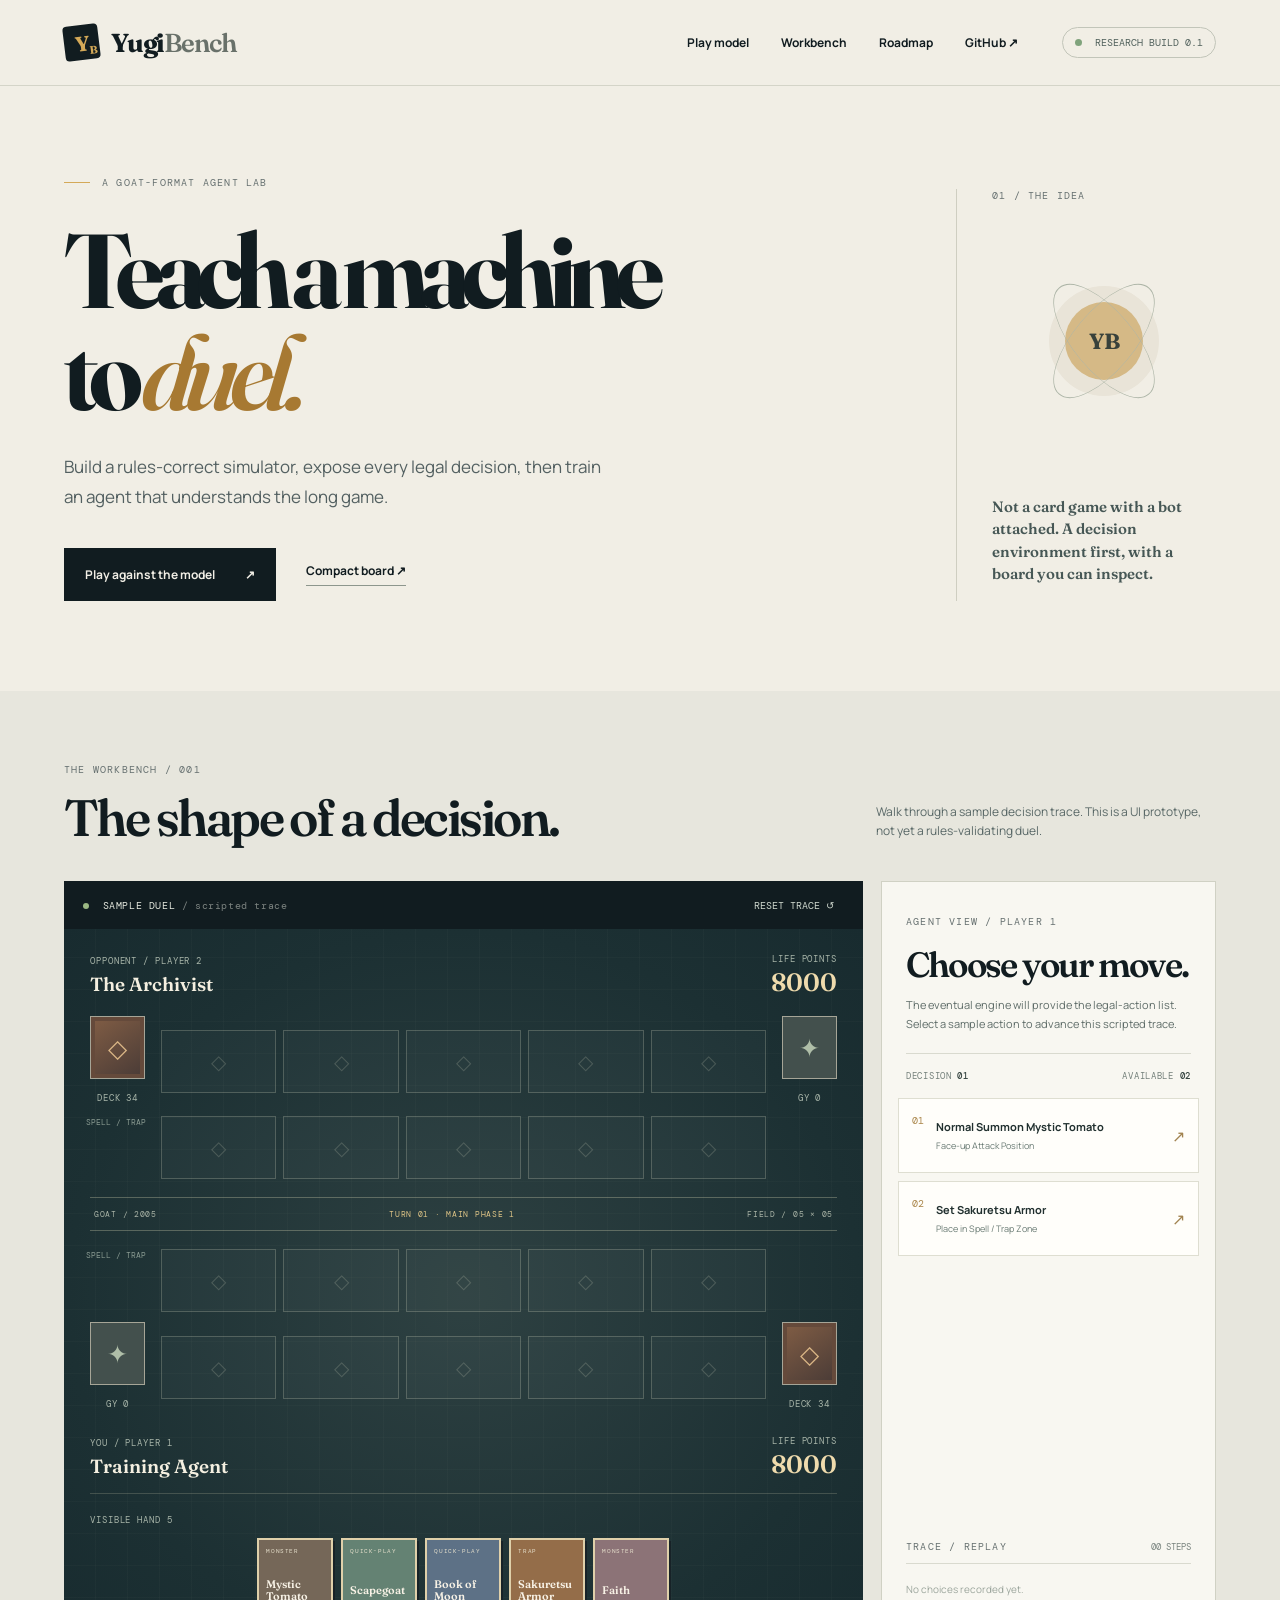
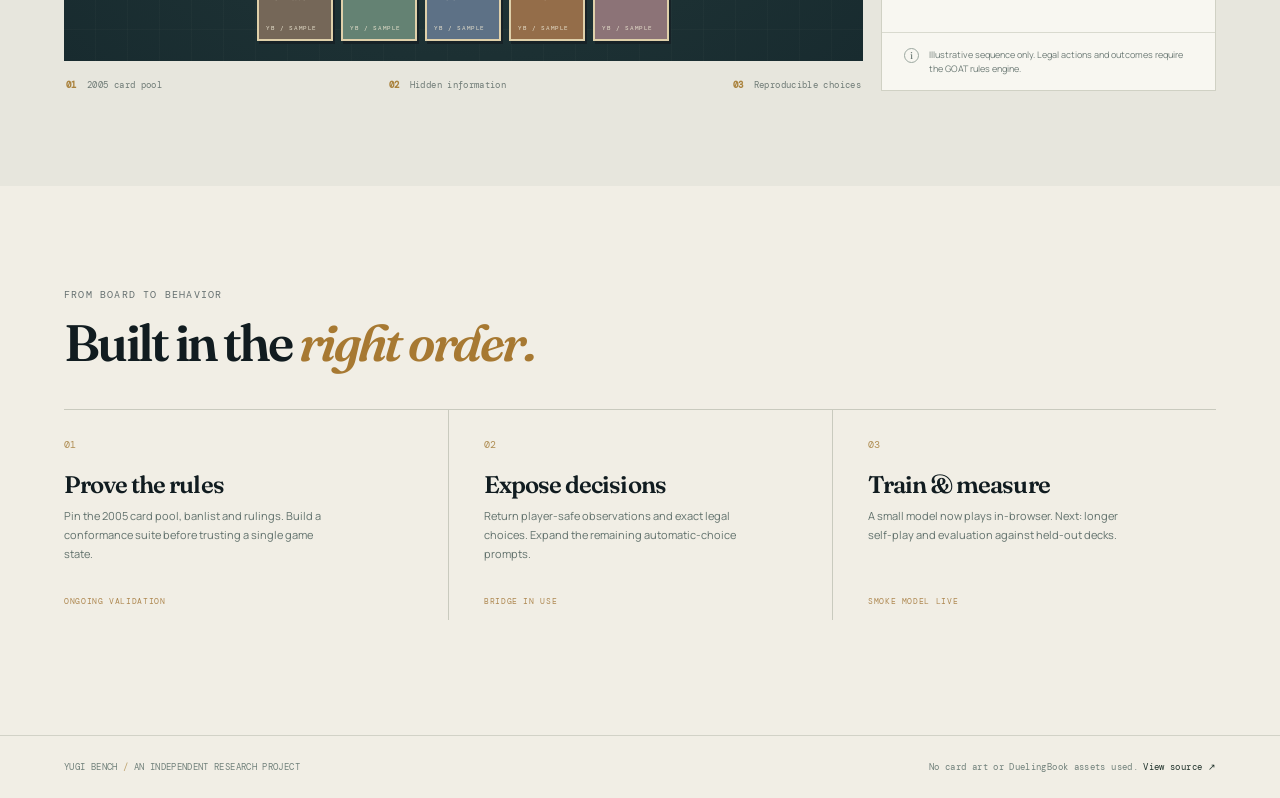
<file: web/index.html>
<!doctype html>
<html lang="en">
<head>
  <meta charset="utf-8">
  <meta name="viewport" content="width=device-width,initial-scale=1">
  <meta name="theme-color" content="#111c20">
  <meta name="description" content="Yugi Bench: a training-first workbench for GOAT-format agents.">
  <meta name="apple-mobile-web-app-capable" content="yes">
  <meta name="apple-mobile-web-app-status-bar-style" content="black-translucent">
  <link rel="manifest" href="./manifest.webmanifest">
  <link rel="icon" href="./icon.svg" type="image/svg+xml">
  <link rel="apple-touch-icon" href="./icon-192.png">
  <link rel="preconnect" href="https://fonts.googleapis.com">
  <link rel="preconnect" href="https://fonts.gstatic.com" crossorigin>
  <link href="https://fonts.googleapis.com/css2?family=DM+Mono:wght@400;500&family=Fraunces:opsz,wght,SOFT,WONK@9..144,600,0,1;9..144,700,0,1&family=Manrope:wght@400;500;600;700&display=swap" rel="stylesheet">
  <link rel="stylesheet" href="./styles.css">
  <title>Yugi Bench | GOAT agent workbench</title>
</head>
<body>
  <div class="app-shell">
    <header class="topbar">
      <a class="brand" href="#top" aria-label="Yugi Bench home"><span class="brand-mark" aria-hidden="true">Y<span class="mark-small">B</span></span><span>Yugi<span class="brand-light">Bench</span></span></a>
      <nav aria-label="Primary navigation"><a href="./play.html">Play model</a><a href="#workbench">Workbench</a><a href="#roadmap">Roadmap</a><a href="https://github.com/giuliovv/yugi-bench" target="_blank" rel="noopener noreferrer">GitHub <span aria-hidden="true">↗</span></a></nav>
      <span class="status"><span class="status-dot"></span> Research build 0.1</span>
    </header>

    <main id="top">
      <section class="intro" aria-labelledby="title">
        <div class="eyebrow"><span class="eyebrow-line"></span> A GOAT-FORMAT AGENT LAB</div>
        <div class="intro-grid">
          <div><h1 id="title">Teach a machine<br>to <em>duel.</em></h1><p>Build a rules-correct simulator, expose every legal decision, then train an agent that understands the long game.</p><div class="intro-actions"><a class="button primary" href="./play.html">Play against the model <span aria-hidden="true">↗</span></a><a class="text-link" href="./bot.html">Compact board <span aria-hidden="true">↗</span></a></div></div>
          <div class="intro-aside"><span class="aside-index">01 / THE IDEA</span><div class="orbital" aria-hidden="true"><span class="orbit orbit-one"></span><span class="orbit orbit-two"></span><span class="orbital-core">YB</span></div><p>Not a card game with a bot attached. A decision environment first, with a board you can inspect.</p></div>
        </div>
      </section>

      <section class="workbench" id="workbench" aria-labelledby="workbench-title">
        <div class="section-heading"><div><span class="kicker">THE WORKBENCH / 001</span><h2 id="workbench-title">The shape of a decision.</h2></div><p>Walk through a sample decision trace. This is a UI prototype, not yet a rules-validating duel.</p></div>
        <div class="bench-grid">
          <div class="board-wrap">
            <div class="board-toolbar"><span><span class="live-dot"></span> SAMPLE DUEL <span class="toolbar-muted">/ scripted trace</span></span><button id="reset-demo" type="button">Reset trace ↺</button></div>
            <div class="duel-board" aria-label="Sample GOAT-format duel board">
              <div class="player-strip opponent"><div><span class="player-label">OPPONENT / PLAYER 2</span><div class="player-name">The Archivist</div></div><div class="life"><small>LIFE POINTS</small><strong id="opponent-lp">8000</strong></div></div>
              <div class="field-zone opponent-field"><div class="side-stack"><div class="stack-card card-back">◇</div><small>DECK <span id="opponent-deck">34</span></small></div><div class="slots" id="opponent-monsters" aria-label="Opponent monster zones"></div><div class="side-stack"><div class="stack-card grave">✦</div><small>GY <span id="opponent-grave">0</span></small></div></div>
              <div class="field-zone opponent-spells"><div class="slot-label">SPELL / TRAP</div><div class="slots" id="opponent-spell-zones" aria-label="Opponent spell and trap zones"></div></div>
              <div class="center-line"><span>GOAT / 2005</span><span id="phase-label">TURN 01 · MAIN PHASE 1</span><span>FIELD / 05 × 05</span></div>
              <div class="field-zone own-spells"><div class="slot-label">SPELL / TRAP</div><div class="slots" id="own-spell-zones" aria-label="Your spell and trap zones"></div></div>
              <div class="field-zone own-field"><div class="side-stack"><div class="stack-card grave">✦</div><small>GY <span id="own-grave">0</span></small></div><div class="slots" id="own-monsters" aria-label="Your monster zones"></div><div class="side-stack"><div class="stack-card card-back">◇</div><small>DECK <span id="own-deck">34</span></small></div></div>
              <div class="player-strip you"><div><span class="player-label">YOU / PLAYER 1</span><div class="player-name">Training Agent</div></div><div class="life"><small>LIFE POINTS</small><strong id="own-lp">8000</strong></div></div>
              <div class="hand-area"><span class="hand-title">VISIBLE HAND <span id="hand-count">5</span></span><div class="hand" id="hand" aria-label="Your sample hand"></div></div>
            </div>
            <div class="board-foot"><span><b>01</b> 2005 card pool</span><span><b>02</b> Hidden information</span><span><b>03</b> Reproducible choices</span></div>
          </div>
          <aside class="decision-panel" aria-labelledby="decision-title"><div class="panel-heading"><span class="kicker">AGENT VIEW / PLAYER 1</span><h3 id="decision-title">Choose your move.</h3><p id="decision-description">The eventual engine will provide the legal-action list. Select a sample action to advance this scripted trace.</p></div><div class="panel-divider"></div><div class="panel-meta"><span>DECISION <b id="decision-number">01</b></span><span>AVAILABLE <b id="action-count">02</b></span></div><div id="actions" class="action-list" aria-label="Sample actions"></div><div class="trace"><div class="trace-heading"><span class="kicker">TRACE / REPLAY</span><span id="trace-count">00 STEPS</span></div><ol id="trace-list" aria-live="polite"><li class="trace-empty">No choices recorded yet.</li></ol></div><div class="panel-note"><span class="note-icon">i</span><span>Illustrative sequence only. Legal actions and outcomes require the GOAT rules engine.</span></div></aside>
        </div>
      </section>

      <section class="roadmap" id="roadmap" aria-labelledby="roadmap-title"><div class="roadmap-head"><span class="kicker">FROM BOARD TO BEHAVIOR</span><h2 id="roadmap-title">Built in the <em>right order.</em></h2></div><div class="milestones"><article><span>01</span><h3>Prove the rules</h3><p>Pin the 2005 card pool, banlist and rulings. Build a conformance suite before trusting a single game state.</p><small>ONGOING VALIDATION</small></article><article><span>02</span><h3>Expose decisions</h3><p>Return player-safe observations and exact legal choices. Expand the remaining automatic-choice prompts.</p><small>BRIDGE IN USE</small></article><article><span>03</span><h3>Train & measure</h3><p>A small model now plays in-browser. Next: longer self-play and evaluation against held-out decks.</p><small>SMOKE MODEL LIVE</small></article></div></section>
    </main>
    <footer><span>YUGI BENCH <span class="footer-separator">/</span> AN INDEPENDENT RESEARCH PROJECT</span><span>No card art or DuelingBook assets used. <a href="https://github.com/giuliovv/yugi-bench" target="_blank" rel="noopener noreferrer">View source ↗</a></span></footer>
  </div>
  <script src="./app.js" defer></script>
  <script src="./pwa.js" defer></script>
</body>
</html>
</file>
<file: web/styles.css>
:root{--ink:#111c20;--ink-2:#203037;--paper:#f1eee5;--card:#f8f6ef;--gold:#d4a958;--line:#c9c9bc;--sage:#a4b29a;--muted:#667476}*{box-sizing:border-box}html{scroll-behavior:smooth}body{margin:0;background:var(--paper);color:var(--ink);font-family:Manrope,sans-serif}button,a{font:inherit}button{cursor:pointer}a{color:inherit;text-decoration:none}a:focus-visible,button:focus-visible{outline:3px solid var(--gold);outline-offset:3px}.app-shell{max-width:1650px;margin:0 auto}.topbar{height:86px;display:flex;align-items:center;gap:44px;padding:0 clamp(24px,5vw,84px);border-bottom:1px solid #d4d4c8}.brand{font-family:Fraunces,serif;font-size:26px;font-weight:700;letter-spacing:-.045em;display:flex;align-items:center;gap:12px;white-space:nowrap}.brand-mark{display:grid;place-items:center;width:35px;height:35px;background:var(--ink);color:var(--gold);font-size:21px;position:relative;transform:rotate(-7deg);border-radius:4px}.mark-small{font-size:11px;position:absolute;right:4px;bottom:2px}.brand-light{font-weight:600;color:#69716a}.topbar nav{display:flex;gap:32px;align-items:center;margin-left:auto}.topbar nav a{font-size:12px;font-weight:700}.topbar nav a:hover,.text-link:hover,footer a:hover{color:#9b6a20}.status{border:1px solid #c2c5b9;border-radius:100px;padding:8px 12px;color:#51615c;font:10px 'DM Mono',monospace;text-transform:uppercase;white-space:nowrap}.status-dot,.live-dot{display:inline-block;width:7px;height:7px;border-radius:100%;background:#80a37c;margin-right:7px}.intro{padding:clamp(60px,7vw,110px) clamp(24px,5vw,84px) 90px;position:relative;overflow:hidden}.eyebrow,.kicker,.aside-index{font:10px 'DM Mono',monospace;letter-spacing:.12em;color:#677171}.eyebrow{display:flex;align-items:center;gap:12px}.eyebrow-line{width:26px;height:1px;background:var(--gold)}.intro-grid{display:grid;grid-template-columns:minmax(0,1.55fr) minmax(260px,.45fr);gap:60px;align-items:center}.intro h1{font:700 clamp(72px,8.2vw,140px)/.98 Fraunces,serif;letter-spacing:-.078em;margin:30px 0 28px}.intro h1 em,.roadmap h2 em{font-weight:600;color:#a77932}.intro-grid>div:first-child>p{font-size:17px;line-height:1.75;color:#536061;max-width:540px}.intro-actions{display:flex;align-items:center;gap:30px;margin-top:36px}.button{display:inline-flex;align-items:center;justify-content:space-between;gap:30px;padding:17px 20px;font-size:12px;font-weight:700;border:1px solid var(--ink);min-height:52px}.button.primary{background:var(--ink);color:var(--paper)}.button.primary:hover{background:var(--ink-2)}.text-link{font-size:12px;font-weight:700;border-bottom:1px solid #8d968d;padding-bottom:6px}.intro-aside{align-self:stretch;border-left:1px solid #cfcec1;padding-left:35px;display:flex;flex-direction:column;justify-content:space-between;min-height:340px}.intro-aside p{max-width:265px;font:600 15px/1.5 Fraunces,serif;color:#465755}.orbital{height:170px;position:relative;display:grid;place-items:center}.orbit{position:absolute;border:1px solid #adb5a7;border-radius:50%;width:140px;height:140px}.orbit-one{transform:rotate(40deg) scaleX(.43)}.orbit-two{transform:rotate(-40deg) scaleX(.43)}.orbital-core{height:78px;width:78px;border-radius:50%;display:grid;place-items:center;background:#d5b986;color:#38413b;font:700 22px Fraunces,serif;box-shadow:0 0 0 16px #e9e4d8}.workbench{background:#e7e6dd;padding:65px clamp(24px,5vw,84px) 95px}.section-heading{display:flex;justify-content:space-between;align-items:end;gap:40px;margin-bottom:35px}.section-heading h2,.roadmap h2{font:600 clamp(38px,4vw,64px)/1.1 Fraunces,serif;letter-spacing:-.05em;margin:12px 0 0}.section-heading p{max-width:340px;color:#596867;font-size:12px;line-height:1.6;margin:0 0 6px}.bench-grid{display:grid;grid-template-columns:minmax(0,1.55fr) minmax(310px,.65fr);gap:18px}.board-wrap{min-width:0}.board-toolbar{height:48px;background:var(--ink);color:#e6e9df;display:flex;align-items:center;justify-content:space-between;padding:0 19px;font:10px 'DM Mono',monospace;letter-spacing:.06em}.board-toolbar button{background:none;color:#cfd8ce;border:0;padding:10px;text-transform:uppercase;font:10px 'DM Mono',monospace}.board-toolbar button:hover{color:var(--gold)}.toolbar-muted{opacity:.5}.live-dot{height:6px;width:6px;background:#9bb883}.duel-board{background:radial-gradient(ellipse at center,#2e4142 0%,#1c3033 70%,#182b2f 100%);color:#f4efe0;padding:16px 26px 20px;min-height:570px;position:relative;overflow:hidden}.duel-board:before{content:"";position:absolute;inset:0;background:repeating-linear-gradient(0deg,transparent 0 31px,rgba(220,220,193,.025) 31px 32px),repeating-linear-gradient(90deg,transparent 0 31px,rgba(220,220,193,.025) 31px 32px);pointer-events:none}.player-strip,.field-zone,.center-line,.hand-area{position:relative}.player-strip{display:flex;justify-content:space-between;align-items:center}.player-label,.life small,.side-stack small,.hand-title,.hand-card span,.hand-card small{font:9px 'DM Mono',monospace;letter-spacing:.1em;color:#a8b5a9}.player-name{font:600 19px Fraunces,serif;margin-top:3px}.life{text-align:right}.life strong{display:block;font:600 25px Fraunces,serif;color:#efdbad}.field-zone{display:flex;align-items:center;gap:16px;margin:10px 0}.opponent-field{margin-top:19px}.side-stack{width:55px;flex:none;text-align:center}.stack-card{height:63px;border:1px solid #a6a597;display:grid;place-items:center;margin-bottom:5px;font-size:25px}.card-back{background:linear-gradient(145deg,#825e45,#483a36);color:#dab686;box-shadow:inset 0 0 0 4px #654a3b}.grave{background:#43504d;color:#afbea8}.slots{display:grid;grid-template-columns:repeat(5,minmax(0,1fr));gap:7px;flex:1}.empty-slot,.zone-card{height:63px;border:1px solid rgba(225,224,200,.23);display:grid;place-items:center;color:rgba(224,225,199,.2);background:rgba(255,255,255,.025)}.empty-slot span{font-size:20px}.zone-card{border-color:#c2b08e;box-shadow:inset 0 0 0 3px #2a3939;color:#f3e8d6;display:flex;align-items:center;justify-content:center;flex-direction:column;gap:4px}.zone-card span{font-size:18px}.zone-card b{font:8px 'DM Mono',monospace;letter-spacing:.03em}.zone-card.earth{background:#75685a}.zone-card.amber{background:#8e6e4b}.zone-card.blue{background:#65717b}.opponent-spells,.own-spells{margin-left:71px;margin-right:71px;position:relative}.slot-label{position:absolute;top:0;left:-75px;width:70px;font:8px 'DM Mono',monospace;color:#899a91;line-height:1.6}.center-line{display:flex;justify-content:space-between;align-items:center;border-top:1px solid rgba(226,221,185,.3);border-bottom:1px solid rgba(226,221,185,.3);font:8px 'DM Mono',monospace;letter-spacing:.09em;color:#a9b3a6;margin:18px 0;padding:11px 4px}.center-line span:nth-child(2){color:#dfc587}.you{margin-top:15px}.hand-area{border-top:1px solid rgba(226,221,185,.2);margin-top:14px;padding-top:12px}.hand{display:flex;justify-content:center;gap:8px;margin-top:10px}.hand-card{width:76px;height:103px;padding:7px;background:#a49b81;color:#f8f2e6;border:2px solid #dfd0aa;display:flex;flex-direction:column;justify-content:space-between;box-shadow:2px 3px 0 #172227}.hand-card span,.hand-card small{font-size:6px;color:#e8e2ce}.hand-card strong{font:600 11px/1.1 Fraunces,serif}.hand-card.earth{background:#756758}.hand-card.sage{background:#648273}.hand-card.blue{background:#5d7186}.hand-card.amber{background:#946d49}.hand-card.rose{background:#8c7377}.board-foot{display:flex;justify-content:space-between;padding:18px 2px 0;color:#6f7b76;font:9px 'DM Mono',monospace;letter-spacing:.04em;gap:12px}.board-foot b{color:#aa833e;margin-right:5px}.decision-panel{background:#f8f7f1;border:1px solid #d0d1c4;display:flex;flex-direction:column;min-height:620px}.panel-heading{padding:26px 24px 20px}.panel-heading h3{font:600 35px/1.08 Fraunces,serif;letter-spacing:-.05em;margin:16px 0 12px}.panel-heading p{color:#5e6c68;font-size:11px;line-height:1.7;margin:0}.panel-divider{height:1px;background:#d9dacf;margin:0 24px}.panel-meta{display:flex;justify-content:space-between;padding:16px 24px;font:9px 'DM Mono',monospace;letter-spacing:.08em;color:#74807b}.panel-meta b{color:#354440;font-weight:500}.action-list{padding:0 16px}.action-button{width:100%;min-height:75px;border:1px solid #deded1;background:#fffefa;text-align:left;display:flex;align-items:center;gap:12px;padding:10px 13px;margin-bottom:8px;color:#21302f}.action-button:hover{border-color:#a38248;background:#f7f1e4;transform:translateX(2px)}.action-index{align-self:flex-start;padding-top:5px;color:#aa864a;font:10px 'DM Mono',monospace}.action-button strong,.action-button small{display:block}.action-button strong{font-size:11px}.action-button small{font-size:9px;color:#697a73;margin-top:5px}.action-arrow{margin-left:auto;color:#a18350}.action-end{padding:20px;background:#e8eee4;font-size:11px;line-height:1.6}.trace{padding:18px 24px;margin-top:auto}.trace-heading{display:flex;justify-content:space-between;align-items:center;border-bottom:1px solid #d9dacf;padding-bottom:10px}.trace-heading>span:last-child{font:9px 'DM Mono',monospace;color:#78837e}.trace ol{list-style:none;padding:0;max-height:100px;overflow:auto}.trace li{font-size:10px;line-height:1.8;color:#455954}.trace li span{font:9px 'DM Mono',monospace;color:#ac8c4d;margin-right:12px}.trace-empty{color:#9ba59c!important}.panel-note{border-top:1px solid #d9dacf;padding:15px 22px;display:flex;gap:10px;color:#6d7b76;font-size:9px;line-height:1.5}.note-icon{width:15px;height:15px;border:1px solid #9ca8a0;border-radius:50%;display:grid;place-items:center;flex:none;font:10px Fraunces,serif}.roadmap{padding:95px clamp(24px,5vw,84px) 115px}.roadmap-head{margin-bottom:38px}.milestones{display:grid;grid-template-columns:repeat(3,1fr);gap:0;border-top:1px solid #c9cabe}.milestones article{padding:28px 35px 14px 0;min-height:210px;display:flex;flex-direction:column}.milestones article+article{border-left:1px solid #c9cabe;padding-left:35px}.milestones article>span{color:#af8d52;font:10px 'DM Mono',monospace}.milestones h3{font:600 24px Fraunces,serif;letter-spacing:-.04em;margin:19px 0 8px}.milestones p{font-size:11px;line-height:1.7;color:#61716c;margin:0;max-width:260px}.milestones small{font:8px 'DM Mono',monospace;letter-spacing:.08em;margin-top:auto;padding-top:20px;color:#ae8851}footer{border-top:1px solid #d2d2c7;padding:25px clamp(24px,5vw,84px);display:flex;justify-content:space-between;gap:20px;color:#71817b;font:9px 'DM Mono',monospace;letter-spacing:.04em}footer a{color:#21332c}.footer-separator{color:#bda16c}@media(max-width:1080px){.intro-grid{grid-template-columns:1fr 230px;gap:25px}.bench-grid{grid-template-columns:1fr}.decision-panel{min-height:0}.topbar{gap:24px}.topbar nav{gap:16px}}@media(max-width:700px){.topbar{height:70px;padding:0 18px}.brand{font-size:21px}.topbar nav{margin-left:auto}.topbar nav a:not(:last-child),.status{display:none}.intro{padding:60px 24px 70px}.intro-grid{grid-template-columns:1fr}.intro h1{font-size:clamp(63px,15vw,88px);margin:25px 0}.intro-aside{display:none}.intro-actions{align-items:flex-start;flex-direction:column;gap:22px}.workbench{padding:52px 12px 70px}.section-heading{padding:0 12px;display:block}.section-heading p{margin-top:12px}.duel-board{padding:15px 9px;min-height:520px}.field-zone{gap:5px}.side-stack{width:33px}.stack-card{height:48px;font-size:18px}.side-stack small{font-size:6px}.slots{gap:3px}.empty-slot,.zone-card{height:48px}.zone-card b{font-size:5px}.zone-card span{font-size:14px}.opponent-spells,.own-spells{margin-left:38px;margin-right:38px}.slot-label{display:none}.hand-card{width:56px;height:80px;padding:5px}.hand-card strong{font-size:8px}.hand-card span,.hand-card small{font-size:5px}.center-line{font-size:6px}.board-foot{font-size:7px;padding:12px 3px}.roadmap{padding:75px 24px}.milestones{grid-template-columns:1fr}.milestones article,.milestones article+article{padding:24px 0;border-left:0;border-bottom:1px solid #d3d2c6;min-height:170px}footer{padding:25px 24px;display:block;line-height:2}}
</file>
